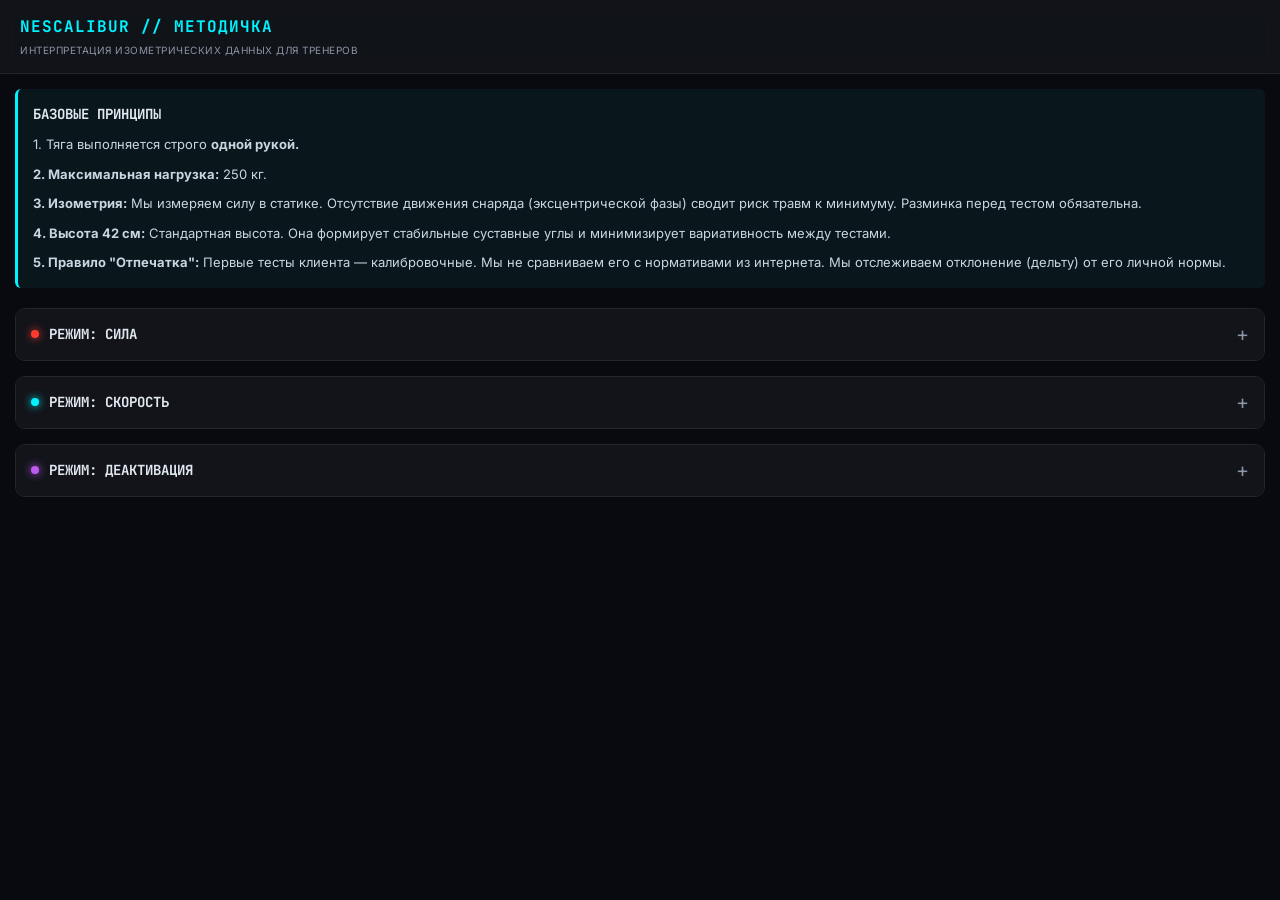
<file: 4coach.html>
<!DOCTYPE html> <html lang="ru"> <head> <meta charset="UTF-8"> <meta name="viewport" content="width=device-width, initial-scale=1.0, maximum-scale=1.0, user-scalable=no"> <title>NESCALIBUR | Руководство Тренера</title> <link href="https://fonts.googleapis.com/css2?family=Inter:wght@400;500;700&family=JetBrains+Mono:wght@400;700&display=swap" rel="stylesheet"> <style> :root { --bg: #090a0f; --surface: #12141a; --border: #222630; --text: #e2e8f0; --muted: #8b95a5; --accent: #00f3ff; --red: #ff3b30; --yellow: #ffd60a; --green: #32d74b; } * { box-sizing: border-box; -webkit-tap-highlight-color: transparent; } body { margin: 0; padding: 0; background-color: var(--bg); color: var(--text); font-family: 'Inter', sans-serif; line-height: 1.5; } /* ШАПКА */ .header { background: rgba(18, 20, 26, 0.9); backdrop-filter: blur(10px); border-bottom: 1px solid var(--border); padding: 15px 20px; position: sticky; top: 0; z-index: 100; } .header h1 { margin: 0; font-family: 'JetBrains Mono', monospace; font-size: 16px; color: var(--accent); letter-spacing: 1px; } .header p { margin: 4px 0 0 0; font-size: 10px; color: var(--muted); text-transform: uppercase; letter-spacing: 0.5px;} .container { padding: 15px; padding-bottom: 60px; } /* ВВОДНЫЙ БЛОК */ .intro-box { background: rgba(0, 243, 255, 0.05); border-left: 3px solid var(--accent); padding: 15px; border-radius: 6px; margin-bottom: 20px; } .intro-box h3 { margin: 0 0 10px 0; font-size: 14px; font-family: 'JetBrains Mono', monospace; } .intro-box p { margin: 0 0 10px 0; font-size: 13px; color: #cbd5e1; } .intro-box p:last-child { margin: 0; } /* СЕКЦИИ АККОРДЕОНА */ .module { background: var(--surface); border: 1px solid var(--border); border-radius: 10px; margin-bottom: 15px; overflow: hidden; } .module-header { padding: 15px; display: flex; justify-content: space-between; align-items: center; cursor: pointer; background: var(--surface); } .module-title { font-family: 'JetBrains Mono', monospace; font-size: 14px; font-weight: bold; margin: 0; display: flex; align-items: center; gap: 10px; } .dot { width: 8px; height: 8px; border-radius: 50%; display: inline-block; } .dot-power { background: var(--red); box-shadow: 0 0 8px var(--red); } .dot-speed { background: var(--accent); box-shadow: 0 0 8px var(--accent); } .dot-void { background: #bf5af2; box-shadow: 0 0 8px #bf5af2; } .icon-toggle { color: var(--muted); transition: transform 0.3s; font-size: 20px; line-height: 1; } .module.active .icon-toggle { transform: rotate(45deg); } .module-content { max-height: 0; overflow: hidden; transition: max-height 0.4s ease; background: #0c0d12; } .module.active .module-content { max-height: 2000px; border-top: 1px solid var(--border); } .content-inner { padding: 15px; } /* ТАБЛИЦЫ */ .metric-title { font-size: 11px; color: var(--muted); text-transform: uppercase; margin-bottom: 5px; font-weight: bold; letter-spacing: 0.5px;} .metric-desc { font-size: 13px; margin-bottom: 15px; color: #e2e8f0; } .status-card { border: 1px solid var(--border); border-radius: 8px; padding: 12px; margin-bottom: 10px; background: rgba(255,255,255,0.02); } .status-header { display: flex; align-items: center; margin-bottom: 8px; } .badge { padding: 4px 6px; border-radius: 4px; font-family: 'JetBrains Mono', monospace; font-size: 10px; font-weight: bold; margin-right: 10px; min-width: 55px; text-align: center;} .bg-green { background: rgba(50,215,75,0.15); color: var(--green); border: 1px solid rgba(50,215,75,0.3); } .bg-yellow { background: rgba(255,214,10,0.15); color: var(--yellow); border: 1px solid rgba(255,214,10,0.3); } .bg-red { background: rgba(255,59,48,0.15); color: var(--red); border: 1px solid rgba(255,59,48,0.3); } .status-title { font-size: 13px; font-weight: bold; margin: 0; } .status-action { font-size: 12px; color: var(--muted); margin: 5px 0 10px 0; } .dialog-box { background: #000; border-left: 2px solid #444; padding: 10px 12px; border-radius: 0 6px 6px 0; } .dialog-box span { font-size: 9px; color: #666; text-transform: uppercase; display: block; margin-bottom: 4px; } .dialog-box p { margin: 0; font-size: 12px; font-style: italic; color: #bbb; line-height: 1.4; } </style> </head> <body> <div class="header"> <h1>NESCALIBUR // МЕТОДИЧКА</h1> <p>Интерпретация изометрических данных для тренеров</p> </div> <div class="container"> <!-- ВВОДНЫЙ БЛОК --> <div class="intro-box"> <h3>БАЗОВЫЕ ПРИНЦИПЫ</h3> <p>1. Тяга выполняется строго <strong>одной рукой.</strong></p> <p><strong>2. Максимальная нагрузка:</strong> 250 кг.</p> <p><strong>3. Изометрия:</strong> Мы измеряем силу в статике. Отсутствие движения снаряда (эксцентрической фазы) сводит риск травм к минимуму. Разминка перед тестом обязательна.</p> <p><strong>4. Высота 42 см:</strong> Стандартная высота. Она формирует стабильные суставные углы и минимизирует вариативность между тестами.</p> <p><strong>5. Правило "Отпечатка":</strong> Первые тесты клиента — калибровочные. Мы не сравниваем его с нормативами из интернета. Мы отслеживаем отклонение (дельту) от его личной нормы.</p> </div> <!-- РЕЖИМ 1: СИЛА --> <div class="module"> <div class="module-header" onclick="this.parentElement.classList.toggle('active')"> <h2 class="module-title"><span class="dot dot-power"></span>РЕЖИМ: СИЛА</h2> <span class="icon-toggle">+</span> </div> <div class="module-content"> <div class="content-inner"> <div class="metric-title">Относительная сила (Пик / Масса тела)</div> <p class="metric-desc">Показывает структурную прочность мышечного корсета. Норма для атлета при тяге одной рукой: 1.0–1.4 своего веса.</p> <div class="metric-title">Стартовый градиент силы (Взрывная активация)</div> <p class="metric-desc">Доля максимума, набранная за первые 200 миллисекунд. Показывает, насколько быстро нервная система включает мышцы.</p> <div class="status-card"> <div class="status-header"> <span class="badge bg-green">АТЛЕТ</span> <p class="status-title">Высокий пик + Высокий градиент</p> </div> <p class="status-action">Идеальный баланс. ЦНС и мышцы работают синхронно.</p> <div class="dialog-box"> <span>Скрипт для клиента:</span> <p>«Отличный баланс. Твоя нервная система мгновенно включает все резервы. Сегодня идем ставить рекорды в тяжелой базе».</p> </div> </div> <div class="status-card"> <div class="status-header"> <span class="badge bg-yellow">ТЯГАЧ</span> <p class="status-title">Высокий пик + Низкий градиент</p> </div> <p class="status-action">Структурная сила есть, но ЦНС "засыпает". Интегрировать стартовую динамику (прыжки, легкие веса на скорость).</p> <div class="dialog-box"> <span>Скрипт для клиента:</span> <p>«Силы много, но ты 'перемалываешь' вес. Мышцы включаются медленно. Чтобы пробить плато, сегодня добавляем взрывную плиометрику».</p> </div> </div> <div class="status-card"> <div class="status-header"> <span class="badge bg-red">ДЕФИЦИТ</span> <p class="status-title">Низкий пик (Относительная сила < 0.8)</p> </div> <p class="status-action">Мышечный корсет слаб. Высокий риск бытовых травм. Фокус на гипертрофию и изоляцию.</p> <div class="dialog-box"> <span>Скрипт для клиента:</span> <p>«Цифры показывают слабость стабилизаторов. Твоим суставам не хватает поддержки мышц. Осевые нагрузки пока опасны, закачиваем спину и хват».</p> </div> </div> </div> </div> </div> <!-- РЕЖИМ 2: СКОРОСТЬ --> <div class="module"> <div class="module-header" onclick="this.parentElement.classList.toggle('active')"> <h2 class="module-title"><span class="dot dot-speed"></span>РЕЖИМ: СКОРОСТЬ</h2> <span class="icon-toggle">+</span> </div> <div class="module-content"> <div class="content-inner"> <div class="metric-title">Время реакции мозга</div> <p class="metric-desc">Сумма когнитивного осознания сигнала и задержки проведения импульса к мышцам. Биологический предел: 100 мс.</p> <div class="metric-title">Баллистический пик (Сила рывка)</div> <p class="metric-desc">Способность выдать мощный импульс сразу после реакции.</p> <div class="status-card"> <div class="status-header"> <span class="badge bg-green">140-200 мс</span> <p class="status-title">Пиковая резкость</p> </div> <p class="status-action">Нервная система свежая. Показана сложная координационная работа.</p> </div> <div class="status-card"> <div class="status-header"> <span class="badge bg-yellow">Менее 100 мс</span> <p class="status-title">Антиципация (Предугадывание)</p> </div> <p class="status-action">Клиент начал движение до осознания цвета. Результат физиологически невозможен. Тест не засчитан.</p> </div> <div class="status-card"> <div class="status-header"> <span class="badge bg-red">Более 240 мс</span> <p class="status-title">Угнетение моторной коры</p> </div> <p class="status-action">Замедленная реакция на фоне стресса или недосыпа. Убрать сложные свободные веса во избежание травм.</p> <div class="dialog-box"> <span>Скрипт для клиента:</span> <p>«ЦНС истощена, скорость сигнала упала. Если дам тебе сейчас сложную штангу — потеряешь контроль. Идем на тренажеры с жесткой траекторией».</p> </div> </div> </div> </div> </div> <!-- РЕЖИМ 3: ДЕАКТИВАЦИЯ --> <div class="module"> <div class="module-header" onclick="this.parentElement.classList.toggle('active')"> <h2 class="module-title"><span class="dot dot-void"></span>РЕЖИМ: ДЕАКТИВАЦИЯ</h2> <span class="icon-toggle">+</span> </div> <div class="module-content"> <div class="content-inner"> <div class="alert-box" style="margin-bottom: 15px; padding: 10px;"> <p style="font-size:11px;"><strong>ГЛАВНЫЙ МАРКЕР ПЕРЕТРЕНА.</strong> Показывает время физического расслабления мышцы (сброс 90% -> 10%). Спазм наступает раньше, чем падает сила.</p> </div> <div class="status-card"> <div class="status-header"> <span class="badge bg-green">< 120 мс</span> <p class="status-title">Эластичность / Свежесть</p> </div> <p class="status-action">Ионы кальция утилизируются мгновенно. Мышцы готовы к тяжелой работе.</p> </div> <div class="status-card"> <div class="status-header"> <span class="badge bg-yellow">120-160 мс</span> <p class="status-title">Базовый тонус</p> </div> <p class="status-action">Физиологическая норма. Работа по стандартному тренировочному плану.</p> </div> <div class="status-card"> <div class="status-header"> <span class="badge bg-red">> 160 мс</span> <p class="status-title">Маркер недовосстановления</p> </div> <p class="status-action">Дефицит ингибирования. Мышцы-антагонисты не выключаются. <strong>Высокий риск надрыва связок при рывках.</strong> Отмена базы. Фокус на растяжку.</p> <div class="dialog-box"> <span>Скрипт для клиента:</span> <p>«Стоп. Прибор фиксирует остаточный спазм. Твои мышцы не умеют расслабляться после вчерашнего стресса. Если возьмем штангу — порвешься. Сегодня делаем МФР (раскатку) и восстановительное кардио».</p> </div> </div> </div> </div> </div> </div> <script> // Простой скрипт для аккордеона, если тренер кликает по заголовкам // Класс .active переключается прямо в HTML атрибуте onclick, скрипт нужен лишь для страховки. </script> </body> </html>
</file>
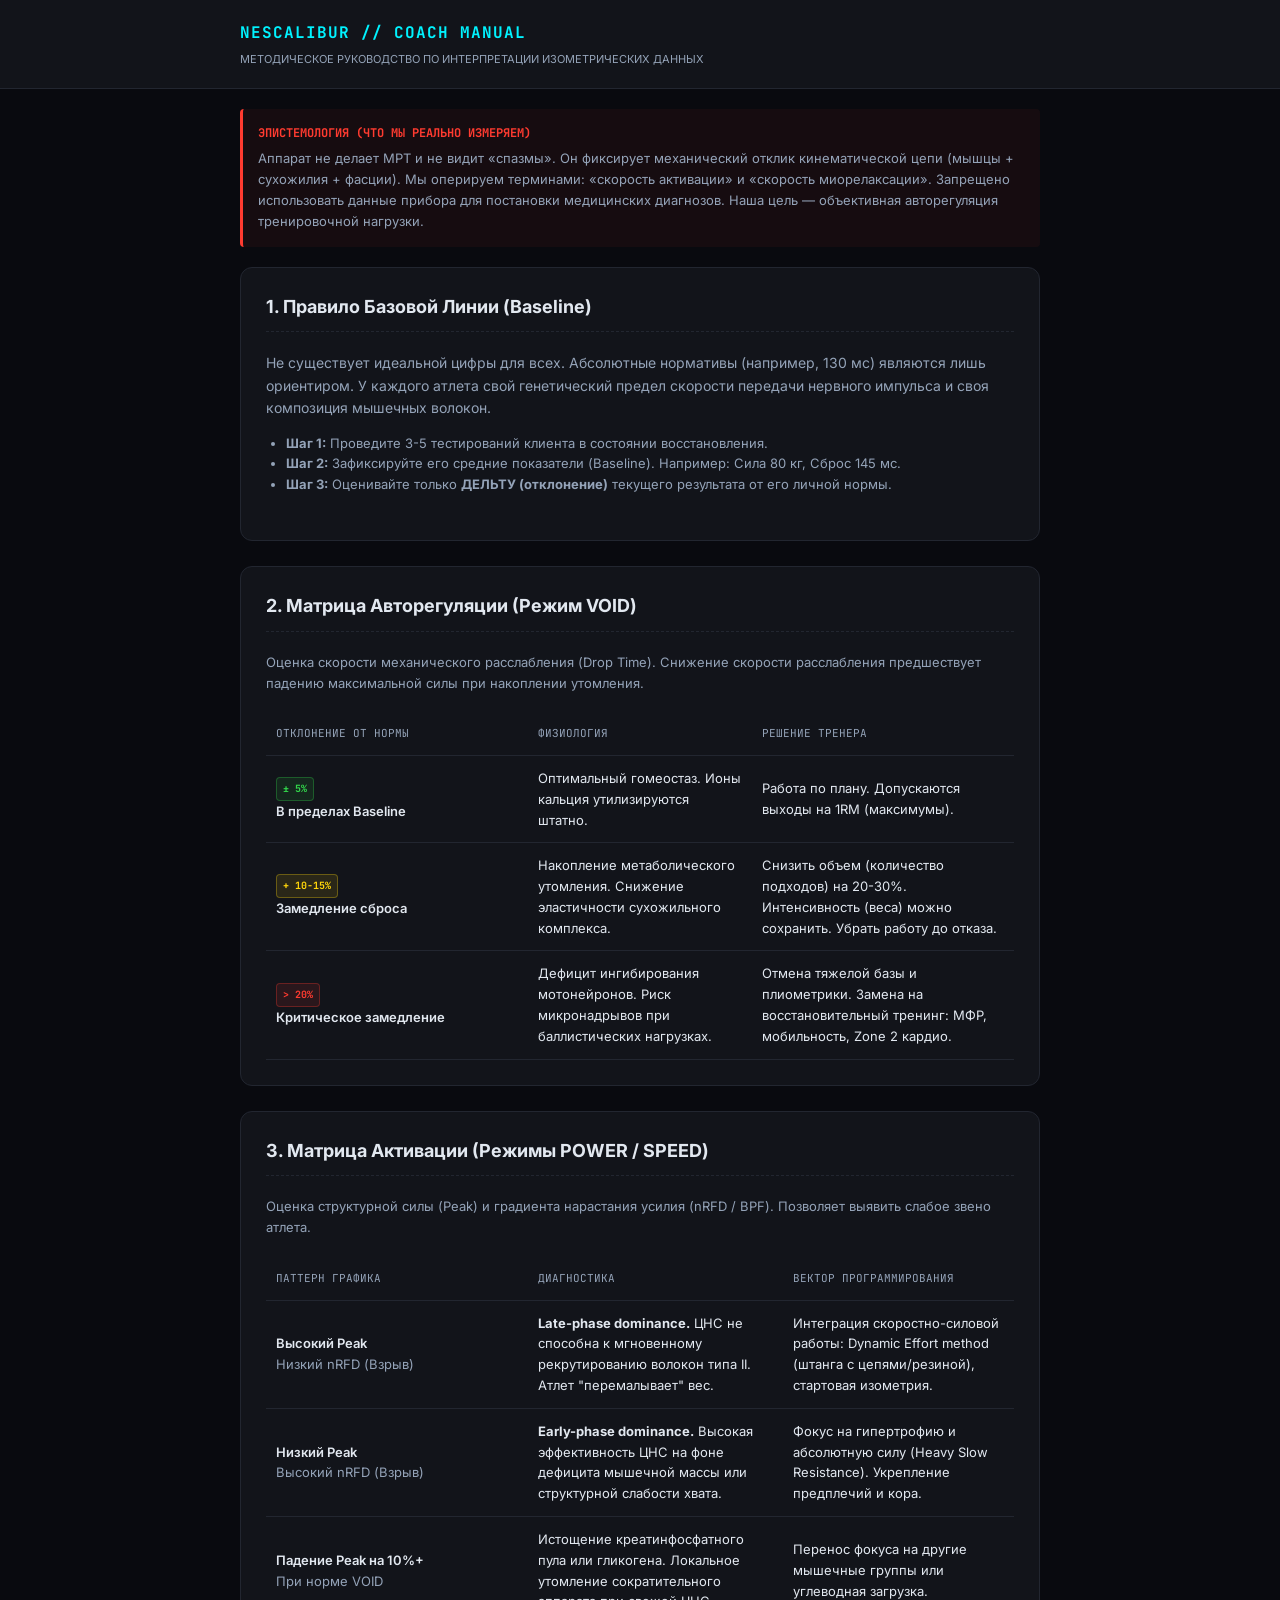
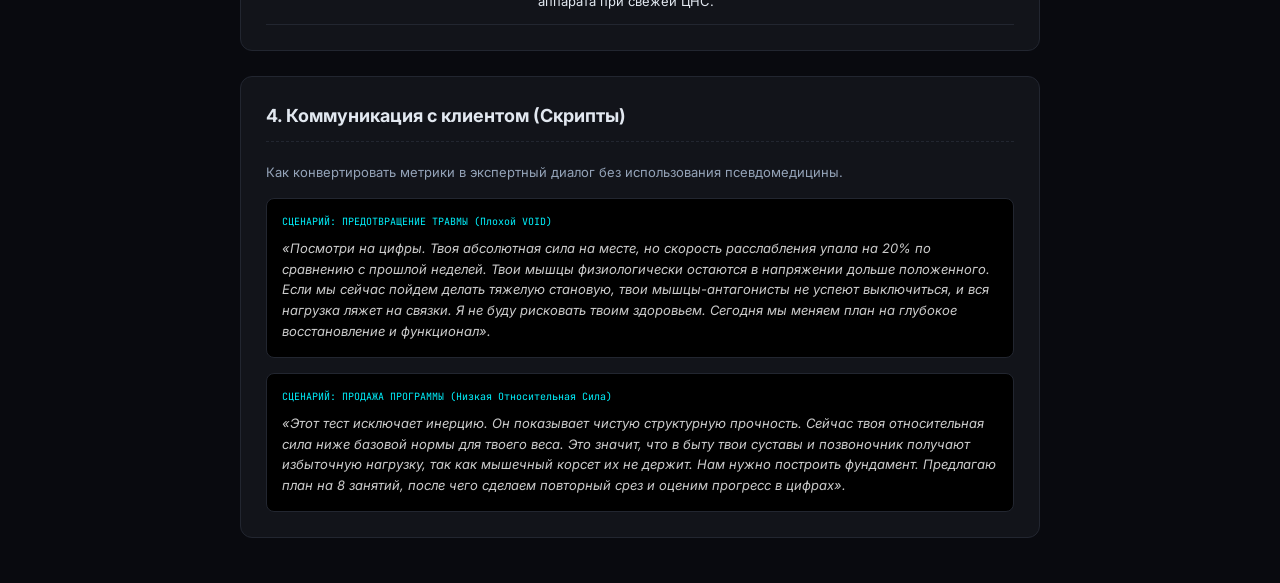
<file: coach.html>
<!DOCTYPE html>
<html lang="ru">
<head>
  <meta charset="UTF-8">
  <meta name="viewport" content="width=device-width, initial-scale=1.0">
  <title>NESCALIBUR | Coach Manual</title>
  <link href="https://fonts.googleapis.com/css2?family=Inter:wght@400;500;700&family=JetBrains+Mono:wght@400;700&display=swap" rel="stylesheet">
  <style>
    :root {
      --bg: #090a0f;
      --surface: #12141a;
      --border: #222630;
      --text-main: #e2e8f0;
      --text-muted: #94a3b8;
      --accent: #00f3ff;
      --danger: #ff3b30;
      --warning: #ffd60a;
      --success: #32d74b;
    }
    body {
      margin: 0; padding: 0; background-color: var(--bg); color: var(--text-main);
      font-family: 'Inter', sans-serif; line-height: 1.6;
    }
    .header {
      background: var(--surface); border-bottom: 1px solid var(--border); padding: 20px;
      position: sticky; top: 0; z-index: 100;
    }
    .header h1 {
      margin: 0; font-family: 'JetBrains Mono', monospace; font-size: 16px; color: var(--accent); letter-spacing: 1px;
    }
    .header p { margin: 5px 0 0 0; font-size: 11px; color: var(--text-muted); text-transform: uppercase; }
    
    .container { max-width: 800px; margin: 0 auto; padding: 20px; }
    
    .section { background: var(--surface); border: 1px solid var(--border); border-radius: 12px; padding: 25px; margin-bottom: 25px; }
    .section h2 { margin-top: 0; font-size: 18px; border-bottom: 1px dashed var(--border); padding-bottom: 10px; margin-bottom: 20px; }
    
    .alert-box { background: rgba(255, 59, 48, 0.05); border-left: 3px solid var(--danger); padding: 15px; border-radius: 4px; margin-bottom: 20px;}
    .alert-box strong { color: var(--danger); font-family: 'JetBrains Mono', monospace; font-size: 12px; display: block; margin-bottom: 5px; }
    .alert-box p { margin: 0; font-size: 13px; color: var(--text-muted); }

    .data-table { width: 100%; border-collapse: collapse; margin-top: 15px; font-size: 13px; }
    .data-table th, .data-table td { text-align: left; padding: 12px 10px; border-bottom: 1px solid var(--border); }
    .data-table th { font-family: 'JetBrains Mono', monospace; font-size: 11px; color: var(--text-muted); font-weight: normal; text-transform: uppercase; }
    .data-table td:first-child { font-weight: 600; color: var(--text-main); width: 35%; }
    
    .badge { display: inline-block; padding: 3px 6px; border-radius: 4px; font-family: 'JetBrains Mono', monospace; font-size: 10px; font-weight: bold; margin-right: 5px;}
    .b-red { background: rgba(255,59,48,0.1); color: var(--danger); border: 1px solid rgba(255,59,48,0.3); }
    .b-yellow { background: rgba(255,214,10,0.1); color: var(--warning); border: 1px solid rgba(255,214,10,0.3); }
    .b-green { background: rgba(50,215,75,0.1); color: var(--success); border: 1px solid rgba(50,215,75,0.3); }

    .concept { margin-bottom: 20px; }
    .concept h3 { font-size: 15px; margin: 0 0 8px 0; color: #fff; }
    .concept p { font-size: 14px; color: var(--text-muted); margin: 0; }

    .script-box { background: #000; border: 1px solid var(--border); border-radius: 8px; padding: 15px; margin-top: 15px; }
    .script-box span { display: block; font-family: 'JetBrains Mono', monospace; font-size: 10px; color: var(--accent); margin-bottom: 8px; }
    .script-box p { margin: 0; font-size: 13px; font-style: italic; color: #ccc; }
  </style>
</head>
<body>

  <div class="header">
    <div class="container" style="padding: 0;">
      <h1>NESCALIBUR // COACH MANUAL</h1>
      <p>Методическое руководство по интерпретации изометрических данных</p>
    </div>
  </div>

  <div class="container">

    <div class="alert-box">
      <strong>ЭПИСТЕМОЛОГИЯ (ЧТО МЫ РЕАЛЬНО ИЗМЕРЯЕМ)</strong>
      <p>Аппарат не делает МРТ и не видит «спазмы». Он фиксирует механический отклик кинематической цепи (мышцы + сухожилия + фасции). Мы оперируем терминами: «скорость активации» и «скорость миорелаксации». Запрещено использовать данные прибора для постановки медицинских диагнозов. Наша цель — объективная авторегуляция тренировочной нагрузки.</p>
    </div>

    <!-- СЕКЦИЯ 1 -->
    <div class="section">
      <h2>1. Правило Базовой Линии (Baseline)</h2>
      <div class="concept">
        <p>Не существует идеальной цифры для всех. Абсолютные нормативы (например, 130 мс) являются лишь ориентиром. У каждого атлета свой генетический предел скорости передачи нервного импульса и своя композиция мышечных волокон.</p>
        <ul style="color: var(--text-muted); font-size: 13px; padding-left: 20px;">
          <li><strong>Шаг 1:</strong> Проведите 3-5 тестирований клиента в состоянии восстановления.</li>
          <li><strong>Шаг 2:</strong> Зафиксируйте его средние показатели (Baseline). Например: Сила 80 кг, Сброс 145 мс.</li>
          <li><strong>Шаг 3:</strong> Оценивайте только <strong>ДЕЛЬТУ (отклонение)</strong> текущего результата от его личной нормы.</li>
        </ul>
      </div>
    </div>

    <!-- СЕКЦИЯ 2 -->
    <div class="section">
      <h2>2. Матрица Авторегуляции (Режим VOID)</h2>
      <p style="font-size: 13px; color: var(--text-muted); margin-bottom: 20px;">Оценка скорости механического расслабления (Drop Time). Снижение скорости расслабления предшествует падению максимальной силы при накоплении утомления.</p>
      
      <table class="data-table">
        <thead>
          <tr>
            <th>Отклонение от нормы</th>
            <th>Физиология</th>
            <th>Решение Тренера</th>
          </tr>
        </thead>
        <tbody>
          <tr>
            <td><span class="badge b-green">± 5%</span><br>В пределах Baseline</td>
            <td>Оптимальный гомеостаз. Ионы кальция утилизируются штатно.</td>
            <td>Работа по плану. Допускаются выходы на 1RM (максимумы).</td>
          </tr>
          <tr>
            <td><span class="badge b-yellow">+ 10-15%</span><br>Замедление сброса</td>
            <td>Накопление метаболического утомления. Снижение эластичности сухожильного комплекса.</td>
            <td>Снизить объем (количество подходов) на 20-30%. Интенсивность (веса) можно сохранить. Убрать работу до отказа.</td>
          </tr>
          <tr>
            <td><span class="badge b-red">> 20%</span><br>Критическое замедление</td>
            <td>Дефицит ингибирования мотонейронов. Риск микронадрывов при баллистических нагрузках.</td>
            <td>Отмена тяжелой базы и плиометрики. Замена на восстановительный тренинг: МФР, мобильность, Zone 2 кардио.</td>
          </tr>
        </tbody>
      </table>
    </div>

    <!-- СЕКЦИЯ 3 -->
    <div class="section">
      <h2>3. Матрица Активации (Режимы POWER / SPEED)</h2>
      <p style="font-size: 13px; color: var(--text-muted); margin-bottom: 20px;">Оценка структурной силы (Peak) и градиента нарастания усилия (nRFD / BPF). Позволяет выявить слабое звено атлета.</p>
      
      <table class="data-table">
        <thead>
          <tr>
            <th>Паттерн графика</th>
            <th>Диагностика</th>
            <th>Вектор программирования</th>
          </tr>
        </thead>
        <tbody>
          <tr>
            <td>Высокий Peak<br><span style="color:var(--text-muted); font-weight:normal;">Низкий nRFD (Взрыв)</span></td>
            <td><strong>Late-phase dominance.</strong> ЦНС не способна к мгновенному рекрутированию волокон типа II. Атлет "перемалывает" вес.</td>
            <td>Интеграция скоростно-силовой работы: Dynamic Effort method (штанга с цепями/резиной), стартовая изометрия.</td>
          </tr>
          <tr>
            <td>Низкий Peak<br><span style="color:var(--text-muted); font-weight:normal;">Высокий nRFD (Взрыв)</span></td>
            <td><strong>Early-phase dominance.</strong> Высокая эффективность ЦНС на фоне дефицита мышечной массы или структурной слабости хвата.</td>
            <td>Фокус на гипертрофию и абсолютную силу (Heavy Slow Resistance). Укрепление предплечий и кора.</td>
          </tr>
          <tr>
            <td>Падение Peak на 10%+<br><span style="color:var(--text-muted); font-weight:normal;">При норме VOID</span></td>
            <td>Истощение креатинфосфатного пула или гликогена. Локальное утомление сократительного аппарата при свежей ЦНС.</td>
            <td>Перенос фокуса на другие мышечные группы или углеводная загрузка.</td>
          </tr>
        </tbody>
      </table>
    </div>

    <!-- СЕКЦИЯ 4 -->
    <div class="section">
      <h2>4. Коммуникация с клиентом (Скрипты)</h2>
      <p style="font-size: 13px; color: var(--text-muted);">Как конвертировать метрики в экспертный диалог без использования псевдомедицины.</p>

      <div class="script-box">
        <span>СЦЕНАРИЙ: ПРЕДОТВРАЩЕНИЕ ТРАВМЫ (Плохой VOID)</span>
        <p>«Посмотри на цифры. Твоя абсолютная сила на месте, но скорость расслабления упала на 20% по сравнению с прошлой неделей. Твои мышцы физиологически остаются в напряжении дольше положенного. Если мы сейчас пойдем делать тяжелую становую, твои мышцы-антагонисты не успеют выключиться, и вся нагрузка ляжет на связки. Я не буду рисковать твоим здоровьем. Сегодня мы меняем план на глубокое восстановление и функционал».</p>
      </div>

      <div class="script-box">
        <span>СЦЕНАРИЙ: ПРОДАЖА ПРОГРАММЫ (Низкая Относительная Сила)</span>
        <p>«Этот тест исключает инерцию. Он показывает чистую структурную прочность. Сейчас твоя относительная сила ниже базовой нормы для твоего веса. Это значит, что в быту твои суставы и позвоночник получают избыточную нагрузку, так как мышечный корсет их не держит. Нам нужно построить фундамент. Предлагаю план на 8 занятий, после чего сделаем повторный срез и оценим прогресс в цифрах».</p>
      </div>
    </div>

  </div>

</body>
</html>
</file>
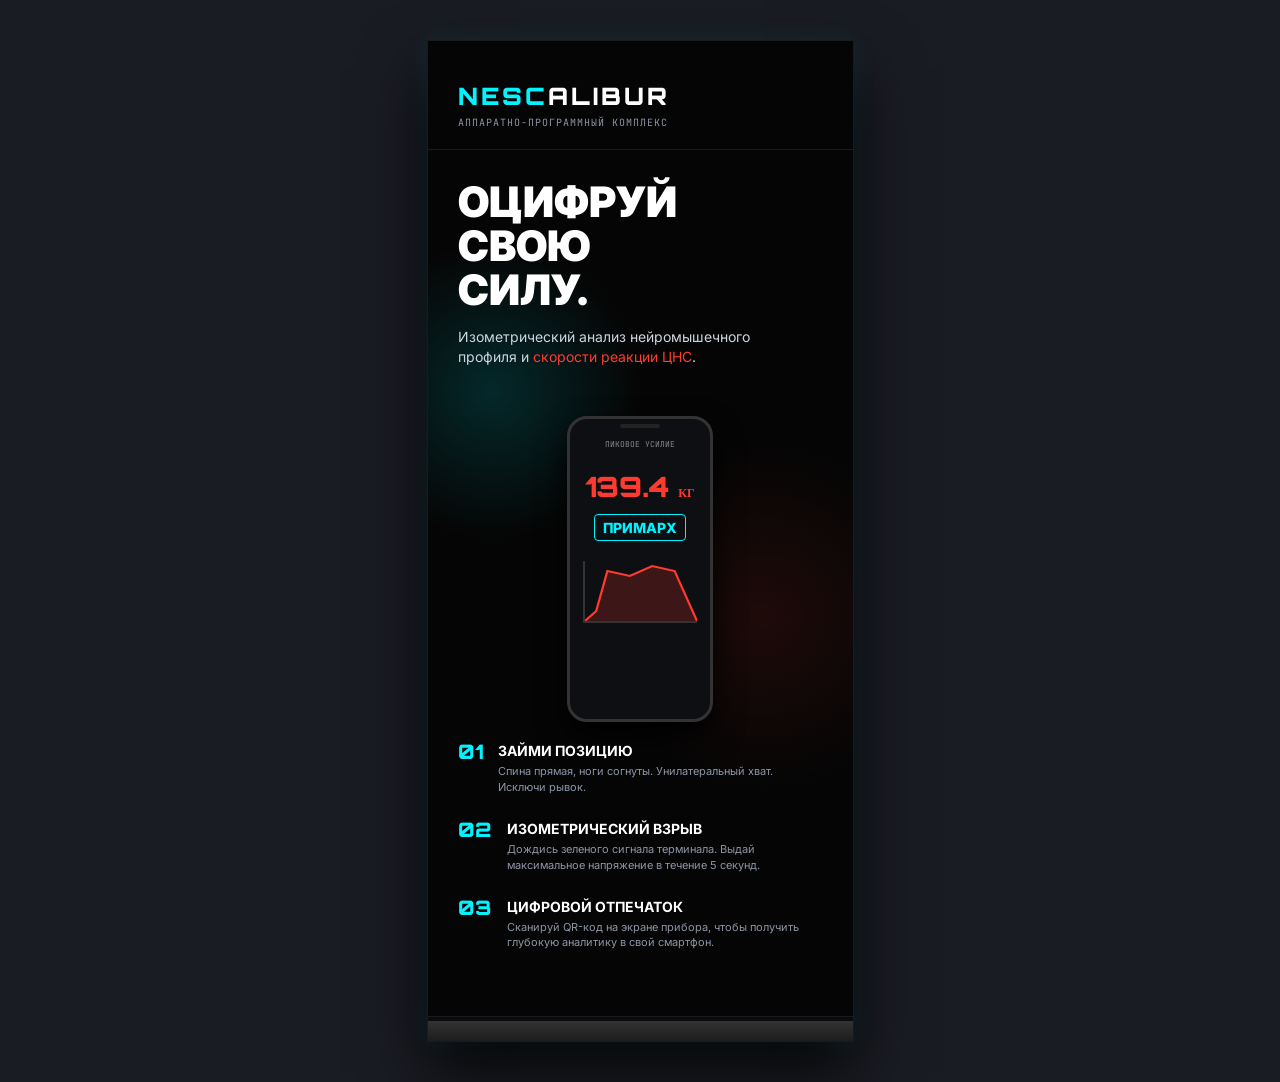
<file: rolllup.html>
<!DOCTYPE html>
<html lang="ru">
<head>
  <meta charset="UTF-8">
  <title>NESCALIBUR ROLL-UP BLUEPRINT</title>
  <link href="https://fonts.googleapis.com/css2?family=Inter:wght@400;700;900&family=Orbitron:wght@700;900&family=JetBrains+Mono:wght@400;700&display=swap" rel="stylesheet">
  <style>
    body {
      background: #1a1c23;
      display: flex;
      justify-content: center;
      padding: 40px;
      margin: 0;
    }
    
    /* Пропорции реального ролл-апа 85х200 см */
    .rollup-container {
      width: 425px; 
      height: 1000px;
      background: #050505;
      position: relative;
      box-shadow: 0 30px 60px rgba(0,0,0,0.8), 0 0 20px rgba(0, 243, 255, 0.1);
      border: 1px solid #1a1a1a;
      display: flex;
      flex-direction: column;
      overflow: hidden;
      color: #fff;
    }

    /* Рамка-каркас ролл-апа (для визуализации) */
    .rollup-base {
      position: absolute;
      bottom: -10px;
      left: -5%;
      width: 110%;
      height: 30px;
      background: linear-gradient(to bottom, #333, #111);
      border-radius: 5px 5px 0 0;
      z-index: 10;
    }

    /* ФОНОВЫЕ ЭФФЕКТЫ */
    .glow-cyan {
      position: absolute;
      top: 20%;
      left: -20%;
      width: 300px;
      height: 300px;
      background: radial-gradient(circle, rgba(0,243,255,0.15) 0%, rgba(0,0,0,0) 70%);
      border-radius: 50%;
      pointer-events: none;
    }
    .glow-red {
      position: absolute;
      bottom: 25%;
      right: -20%;
      width: 350px;
      height: 350px;
      background: radial-gradient(circle, rgba(255,59,48,0.1) 0%, rgba(0,0,0,0) 70%);
      border-radius: 50%;
      pointer-events: none;
    }

    /* HEADER */
    .header {
      padding: 40px 30px 20px 30px;
      border-bottom: 1px solid #1a1a1a;
    }
    .brand {
      font-family: 'Orbitron', sans-serif;
      font-weight: 900;
      font-size: 24px;
      color: #00f3ff;
      letter-spacing: 3px;
      margin: 0;
    }
    .brand span { color: #fff; }
    .sub-brand {
      font-family: 'JetBrains Mono', monospace;
      font-size: 10px;
      color: #8b95a5;
      letter-spacing: 1px;
      margin-top: 5px;
    }

    /* HERO SECTION */
    .hero {
      padding: 30px;
      z-index: 2;
    }
    .hero h1 {
      font-family: 'Inter', sans-serif;
      font-weight: 900;
      font-size: 42px;
      line-height: 1.05;
      text-transform: uppercase;
      margin: 0 0 15px 0;
    }
    .hero p {
      font-family: 'Inter', sans-serif;
      font-size: 14px;
      color: #cbd5e1;
      margin: 0;
      line-height: 1.4;
      max-width: 90%;
    }
    .highlight { color: #ff3b30; }

    /* VISUAL MOCKUP AREA (Заглушка для фото прибора/экрана) */
    .visual-area {
      flex: 1;
      position: relative;
      display: flex;
      justify-content: center;
      align-items: center;
      margin: 20px 0;
      z-index: 2;
    }
    .phone-mockup {
      width: 140px;
      height: 280px;
      border: 3px solid #333;
      border-radius: 20px;
      background: #0d0f12;
      box-shadow: 0 15px 30px rgba(0,0,0,0.9);
      position: relative;
      display: flex;
      flex-direction: column;
      align-items: center;
      padding-top: 20px;
    }
    .phone-mockup::before {
      content: '';
      position: absolute;
      top: 5px; left: 50%; transform: translateX(-50%);
      width: 40px; height: 4px; background: #222; border-radius: 2px;
    }
    .phone-score { font-family: 'Orbitron'; font-size: 28px; color: #ff3b30; font-weight: 900; margin-top: 20px;}
    .phone-lbl { font-family: 'JetBrains Mono'; font-size: 8px; color: #888; }
    .phone-rank { font-family: 'Inter'; font-weight: 800; font-size: 14px; color: #00f3ff; margin-top: 10px; border: 1px solid #00f3ff; padding: 4px 8px; border-radius: 4px;}

    /* INSTRUCTIONS */
    .instructions {
      padding: 0 30px 40px 30px;
      z-index: 2;
    }
    .step {
      display: flex;
      align-items: flex-start;
      margin-bottom: 25px;
    }
    .step-num {
      font-family: 'Orbitron', sans-serif;
      font-size: 20px;
      font-weight: 900;
      color: #00f3ff;
      margin-right: 15px;
      line-height: 1;
    }
    .step-text h3 {
      font-family: 'Inter', sans-serif;
      font-size: 14px;
      font-weight: 700;
      margin: 0 0 5px 0;
      text-transform: uppercase;
    }
    .step-text p {
      font-family: 'Inter', sans-serif;
      font-size: 11px;
      color: #8b95a5;
      margin: 0;
      line-height: 1.4;
    }

    /* FOOTER / SPECS */
    .footer {
      background: #0a0b0e;
      border-top: 1px solid #1a1a1a;
      padding: 25px 30px 40px 30px;
      display: flex;
      justify-content: space-between;
      align-items: center;
      z-index: 2;
    }
    .qr-box {
      width: 70px;
      height: 70px;
      background: #fff;
      display: flex;
      justify-content: center;
      align-items: center;
      border-radius: 4px;
    }
    .qr-box::after {
      content: 'QR';
      font-family: 'Inter', sans-serif;
      font-weight: 900;
      color: #000;
    }
    .specs {
      font-family: 'JetBrains Mono', monospace;
      font-size: 8px;
      color: #555;
      text-align: right;
      line-height: 1.6;
    }
    .specs strong { color: #888; }
  </style>
</head>
<body>

  <div class="rollup-container">
    <div class="glow-cyan"></div>
    <div class="glow-red"></div>

    <div class="header">
      <h2 class="brand">NESC<span>ALIBUR</span></h2>
      <div class="sub-brand">АППАРАТНО-ПРОГРАММНЫЙ КОМПЛЕКС</div>
    </div>

    <div class="hero">
      <h1>ОЦИФРУЙ<br>СВОЮ<br>СИЛУ.</h1>
      <p>Изометрический анализ нейромышечного профиля и <span class="highlight">скорости реакции ЦНС</span>.</p>
    </div>

    <div class="visual-area">
      <!-- Мокап смартфона для демонстрации цифрового результата -->
      <div class="phone-mockup">
        <div class="phone-lbl">ПИКОВОЕ УСИЛИЕ</div>
        <div class="phone-score">139.4 <span style="font-size:12px">КГ</span></div>
        <div class="phone-rank">ПРИМАРХ</div>
        <div style="width: 80%; height: 60px; border-bottom: 2px solid #333; border-left: 2px solid #333; margin-top: 20px; position:relative;">
           <!-- Фейковый график -->
           <svg width="100%" height="100%" viewBox="0 0 100 60" preserveAspectRatio="none" style="position:absolute; bottom:0;">
             <path d="M0,60 L10,50 L20,10 L40,15 L60,5 L80,10 L100,60" fill="rgba(255,59,48,0.2)" stroke="#ff3b30" stroke-width="2"/>
           </svg>
        </div>
      </div>
    </div>

    <div class="instructions">
      <div class="step">
        <div class="step-num">01</div>
        <div class="step-text">
          <h3>Займи позицию</h3>
          <p>Спина прямая, ноги согнуты. Унилатеральный хват. Исключи рывок.</p>
        </div>
      </div>
      <div class="step">
        <div class="step-num">02</div>
        <div class="step-text">
          <h3>Изометрический взрыв</h3>
          <p>Дождись зеленого сигнала терминала. Выдай максимальное напряжение в течение 5 секунд.</p>
        </div>
      </div>
      <div class="step">
        <div class="step-num">03</div>
        <div class="step-text">
          <h3>Цифровой отпечаток</h3>
          <p>Сканируй QR-код на экране прибора, чтобы получить глубокую аналитику в свой смартфон.</p>
        </div>
      </div>
    </div>

    <div class="footer">
      <div class="qr-box"></div>
      <div class="specs">
        <strong>LIMIT:</strong> 300 KG<br>
        <strong>SAMPLE RATE:</strong> 80 HZ<br>
        <strong>LATENCY:</strong> &lt; 12.5 MS<br>
        <strong>PROTOCOL:</strong> ISOMETRIC
      </div>
    </div>

    <div class="rollup-base"></div>
  </div>

</body>
</html>
</file>
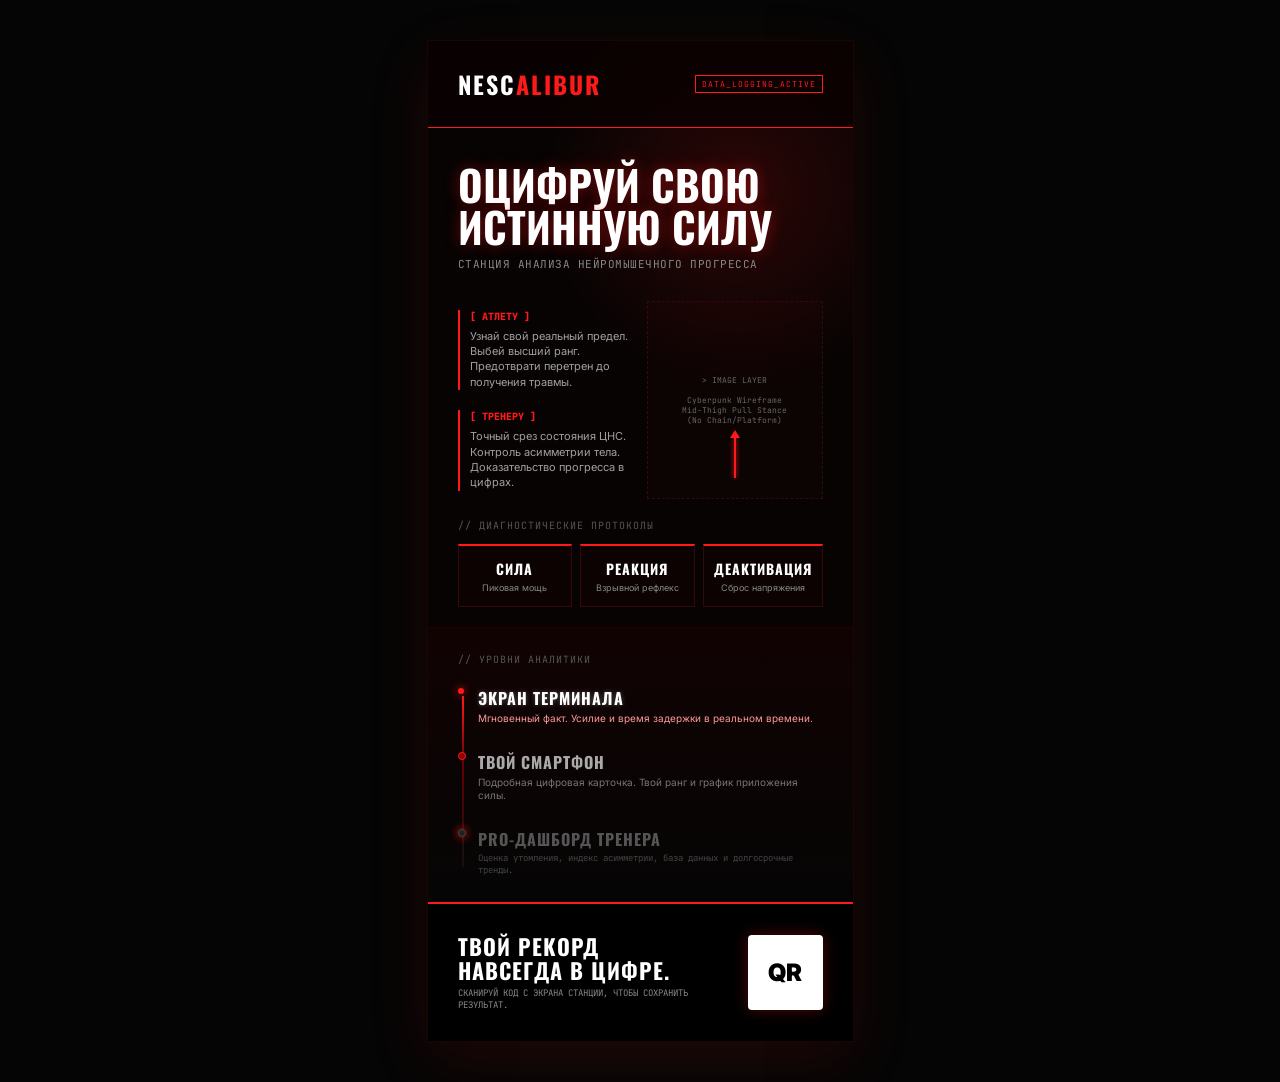
<file: rollup_v1.html>
<!DOCTYPE html>
<html lang="ru">
<head>
  <meta charset="UTF-8">
  <title>NESCALIBUR | ARTERIAL ARMOR V1.2</title>
  <link href="https://fonts.googleapis.com/css2?family=Inter:wght@400;700;900&family=Oswald:wght@500;700&family=JetBrains+Mono:wght@400;700;800&display=swap" rel="stylesheet">
  <style>
    body { background: #050505; display: flex; justify-content: center; padding: 40px; margin: 0; }
    /* Пропорции 85x200 см */
    .rollup { width: 425px; height: 1000px; background: #070303; position: relative; overflow: hidden; color: #fff; box-shadow: 0 20px 60px rgba(255, 30, 30, 0.1); border: 1px solid #1a0505; font-family: 'Inter', sans-serif; display: flex; flex-direction: column; }
    
    /* Эффект свечения */
    .glow-red { position: absolute; top: -5%; right: -20%; width: 400px; height: 400px; background: radial-gradient(circle, rgba(255, 26, 26, 0.15) 0%, rgba(0,0,0,0) 70%); border-radius: 50%; z-index: 0; pointer-events: none; }
    
    /* ШАПКА */
    .header { position: relative; z-index: 2; padding: 25px 30px; display: flex; justify-content: space-between; align-items: center; border-bottom: 1px solid #ff1a1a; background: rgba(10,0,0,0.8); }
    .brand { font-family: 'Oswald', sans-serif; font-size: 24px; color: #fff; margin: 0; letter-spacing: 2px;}
    .brand span { color: #ff1a1a; }
    .sys-id { font-family: 'JetBrains Mono'; font-size: 8px; color: #ff1a1a; border: 1px solid #ff1a1a; padding: 3px 6px; letter-spacing: 1px;}

    /* ГЛАВНЫЙ ЗАГОЛОВОК */
    .hero { padding: 35px 30px 20px 30px; position: relative; z-index: 2; }
    .hero h1 { font-family: 'Oswald', sans-serif; font-weight: 700; font-size: 42px; line-height: 1; margin: 0 0 10px 0; color: #fff; text-transform: uppercase; text-shadow: 0 0 15px rgba(255, 26, 26, 0.4); }
    .hero p { font-family: 'JetBrains Mono'; font-size: 11px; color: #888; margin: 0; text-transform: uppercase; letter-spacing: 0.5px;}

    /* БЛОК: РОЛИ И ВИЗУАЛ */
    .split-zone { padding: 10px 30px; position: relative; z-index: 2; display: flex; gap: 15px; flex: 1;}
    .text-column { width: 50%; display: flex; flex-direction: column; gap: 20px; justify-content: center;}
    
    .target-box { position: relative; padding-left: 12px; }
    .target-box::before { content:''; position: absolute; left: 0; top: 0; height: 100%; width: 2px; background: #ff1a1a; }
    .target-box h3 { font-family: 'JetBrains Mono', monospace; font-size: 10px; color: #ff1a1a; margin: 0 0 6px 0; font-weight: 800;}
    .target-box p { font-size: 11px; color: #a0a0a0; margin: 0; line-height: 1.4; }

    /* Место под изометрию */
    .gfx-column { width: 50%; display: flex; flex-direction: column; align-items: center; justify-content: center; border: 1px dashed #330a0a; background: rgba(255,26,26,0.02); position: relative;}
    .gfx-placeholder-text { font-family: 'JetBrains Mono'; font-size: 8px; color: #666; text-align: center; padding: 10px; }

    /* БЛОК: РЕЖИМЫ (ИНФОГРАФИКА) */
    .modes-zone { padding: 0 30px; margin-top: 10px; position: relative; z-index: 2; }
    .hud-title { font-family: 'JetBrains Mono'; font-size: 10px; color: #555; margin-bottom: 12px; letter-spacing: 1px; }
    .modes-grid { display: grid; grid-template-columns: 1fr 1fr 1fr; gap: 8px; }
    .mode-card { background: #0c0202; border: 1px solid #330a0a; border-top: 2px solid #ff1a1a; padding: 12px 10px; text-align: center; }
    .mode-card h4 { font-family: 'Oswald', sans-serif; font-size: 14px; margin: 0 0 4px 0; color: #fff; letter-spacing: 1px;}
    .mode-card p { font-size: 9px; color: #888; margin: 0; line-height: 1.2;}

    /* БЛОК: АЙСБЕРГ (ПЕРЕРАБОТАННЫЙ) */
    .iceberg-zone { padding: 25px 30px; margin-top: 20px; background: linear-gradient(180deg, rgba(20,2,2,0.8) 0%, rgba(5,5,5,1) 100%); border-top: 1px solid #220000; position: relative; z-index: 2; }
    
    .iceberg-container { position: relative; padding-left: 20px; }
    /* Глубинная линия */
    .depth-line { position: absolute; left: 4px; top: 10px; bottom: 10px; width: 2px; background: linear-gradient(180deg, #ff1a1a 0%, #660000 40%, #111 100%); }

    .ice-node { position: relative; margin-bottom: 25px; }
    .ice-node:last-child { margin-bottom: 0; }
    /* Узлы (точки на линии) */
    .ice-node::before { content: ''; position: absolute; left: -20px; top: 2px; width: 6px; height: 6px; border-radius: 50%; background: #ff1a1a; box-shadow: 0 0 8px #ff1a1a; }
    .ice-node.mid::before { background: #880000; box-shadow: none; border: 1px solid #ff1a1a; }
    .ice-node.deep::before { background: #222; border: 1px solid #444; }

    /* Типографика уровней */
    .ice-title { font-family: 'Oswald', sans-serif; font-size: 16px; margin: 0 0 2px 0; text-transform: uppercase; letter-spacing: 1px; }
    .ice-desc { font-family: 'Inter'; font-size: 10px; margin: 0; line-height: 1.3; }
    
    .lvl-1 .ice-title { color: #fff; text-shadow: 0 0 5px rgba(255,255,255,0.3); }
    .lvl-1 .ice-desc { color: #ff9999; }
    
    .lvl-2 .ice-title { color: #aaa; }
    .lvl-2 .ice-desc { color: #777; }
    
    .lvl-3 .ice-title { color: #555; }
    .lvl-3 .ice-desc { color: #444; font-family: 'JetBrains Mono'; font-size: 9px;}

    /* ПОДВАЛ (АГРЕССИВНЫЙ) */
    .footer { background: #000; border-top: 2px solid #ff1a1a; padding: 30px; display: flex; align-items: center; justify-content: space-between; z-index: 10; margin-top: auto;}
    .footer-text { max-width: 65%; }
    .footer-text h2 { font-family: 'Oswald', sans-serif; font-size: 22px; color: #fff; margin: 0 0 5px 0; line-height: 1.1; letter-spacing: 1px;}
    .footer-text p { font-family: 'JetBrains Mono', monospace; font-size: 9px; color: #888; margin: 0; }
    
    .qr-box { width: 75px; height: 75px; background: #fff; display: flex; flex-direction: column; justify-content: center; align-items: center; border-radius: 4px; box-shadow: 0 0 15px rgba(255,26,26,0.3); }
    .qr-box span { font-family: 'Inter'; font-weight: 900; font-size: 24px; color: #000; }
  </style>
</head>
<body>
  <div class="rollup">
    <div class="glow-red"></div>
    
    <div class="header">
      <h2 class="brand">NESC<span>ALIBUR</span></h2>
      <div class="sys-id">DATA_LOGGING_ACTIVE</div>
    </div>

    <div class="hero">
      <h1>ОЦИФРУЙ СВОЮ<br>ИСТИННУЮ СИЛУ</h1>
      <p>Станция анализа нейромышечного прогресса</p>
    </div>

    <!-- ЗОНА БИОМЕХАНИКИ И ЦЕЛЕЙ -->
    <div class="split-zone">
      <div class="text-column">
        <div class="target-box">
          <h3>[ АТЛЕТУ ]</h3>
          <p>Узнай свой реальный предел. Выбей высший ранг. Предотврати перетрен до получения травмы.</p>
        </div>
        <div class="target-box">
          <h3>[ ТРЕНЕРУ ]</h3>
          <p>Точный срез состояния ЦНС. Контроль асимметрии тела. Доказательство прогресса в цифрах.</p>
        </div>
      </div>
      
      <div class="gfx-column">
        <!-- СЮДА ТЫ ВСТАВИШЬ СГЕНЕРИРОВАННУЮ ИЗОМЕТРИЮ БЕЗ ФОНА -->
        <!-- И ДОРИСУЕШЬ ЦЕПЬ С ПЛАТФОРМОЙ В ФИГМЕ -->
        <div class="gfx-placeholder-text">
           > IMAGE LAYER <br><br>
           Cyberpunk Wireframe<br>
           Mid-Thigh Pull Stance<br>
           (No Chain/Platform)
        </div>
        <!-- Вектор вектора силы (дорисуешь в фигме) -->
        <div style="position: absolute; bottom: 20px; width: 2px; height: 40px; background: #ff1a1a; box-shadow: 0 0 5px #ff1a1a;"></div>
        <div style="position: absolute; bottom: 60px; border-left: 5px solid transparent; border-right: 5px solid transparent; border-bottom: 8px solid #ff1a1a;"></div>
      </div>
    </div>

    <!-- РЕЖИМЫ (ИНФОГРАФИКА) -->
    <div class="modes-zone">
      <div class="hud-title">// ДИАГНОСТИЧЕСКИЕ ПРОТОКОЛЫ</div>
      <div class="modes-grid">
        <div class="mode-card">
          <h4>СИЛА</h4>
          <p>Пиковая мощь</p>
        </div>
        <div class="mode-card">
          <h4>РЕАКЦИЯ</h4>
          <p>Взрывной рефлекс</p>
        </div>
        <div class="mode-card">
          <h4>ДЕАКТИВАЦИЯ</h4>
          <p>Сброс напряжения</p>
        </div>
      </div>
    </div>

    <!-- ГЛУБИНА АНАЛИЗА (АЙСБЕРГ v2.0) -->
    <div class="iceberg-zone">
      <div class="hud-title" style="margin-bottom: 20px;">// УРОВНИ АНАЛИТИКИ</div>
      
      <div class="iceberg-container">
        <div class="depth-line"></div>
        
        <!-- SURFACE -->
        <div class="ice-node lvl-1">
          <h4 class="ice-title">ЭКРАН ТЕРМИНАЛА</h4>
          <p class="ice-desc">Мгновенный факт. Усилие и время задержки в реальном времени.</p>
        </div>

        <!-- MID-DEPTH -->
        <div class="ice-node mid lvl-2">
          <h4 class="ice-title">ТВОЙ СМАРТФОН</h4>
          <p class="ice-desc">Подробная цифровая карточка. Твой ранг и график приложения силы.</p>
        </div>

        <!-- ABYSS -->
        <div class="ice-node deep lvl-3">
          <h4 class="ice-title">PRO-ДАШБОРД ТРЕНЕРА</h4>
          <p class="ice-desc">Оценка утомления, индекс асимметрии, база данных и долгосрочные тренды.</p>
        </div>
      </div>
    </div>

    <!-- АГРЕССИВНЫЙ ПОДВАЛ -->
    <div class="footer">
      <div class="footer-text">
        <h2>ТВОЙ РЕКОРД<br>НАВСЕГДА В ЦИФРЕ.</h2>
        <p>СКАНИРУЙ КОД С ЭКРАНА СТАНЦИИ, ЧТОБЫ СОХРАНИТЬ РЕЗУЛЬТАТ.</p>
      </div>
      <!-- ЗАГЛУШКА ПОД РЕАЛЬНЫЙ QR-КОД -->
      <div class="qr-box">
        <span>QR</span>
      </div>
    </div>
  </div>
</body>
</html>
</file>
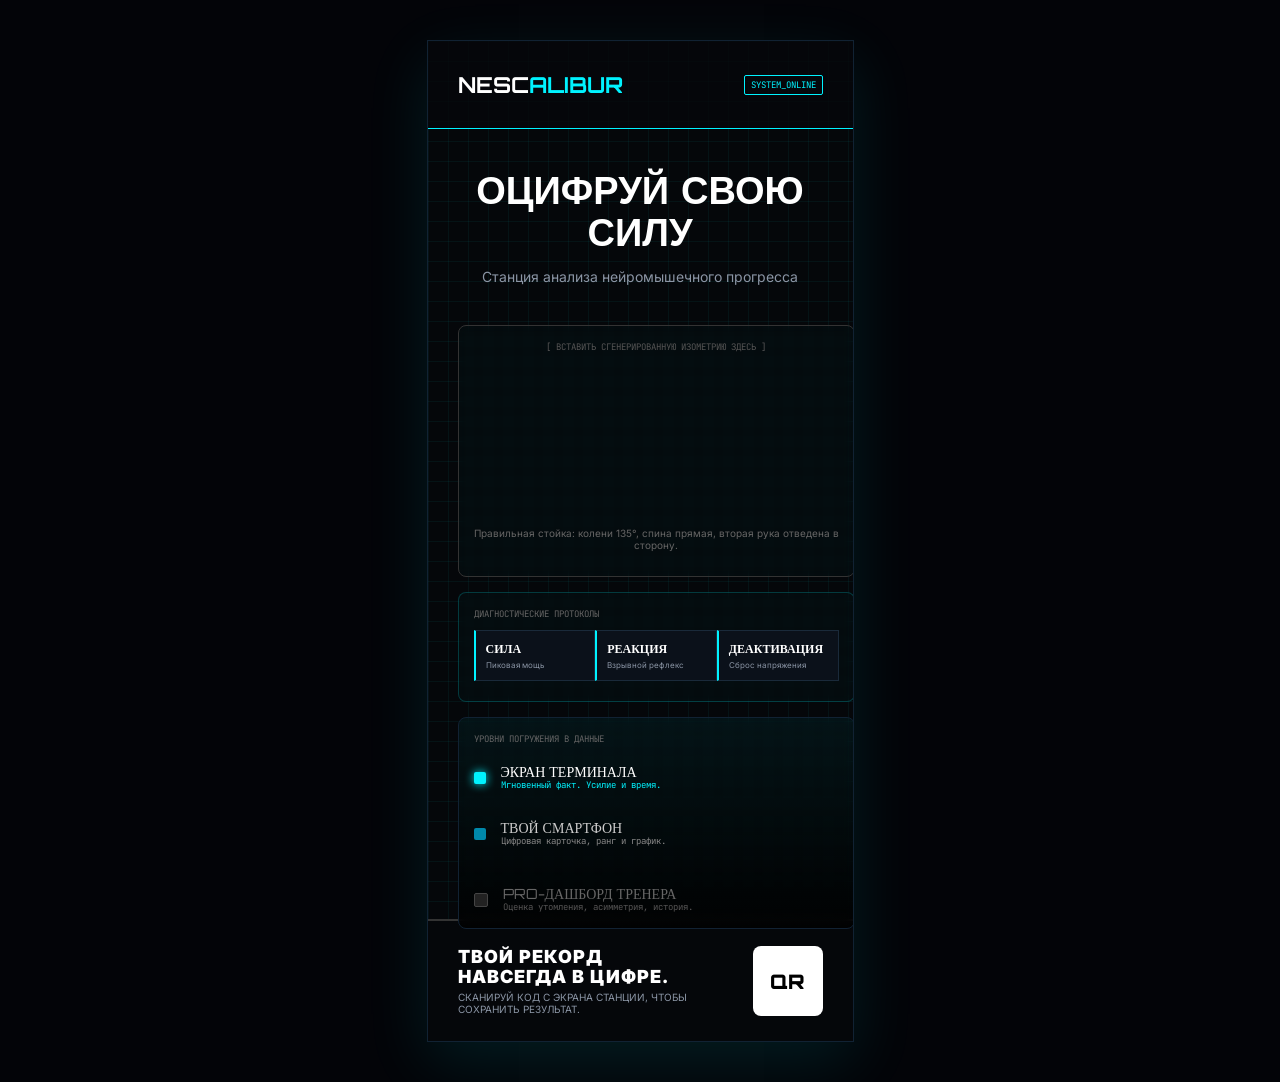
<file: rollup_v2.html>
<!DOCTYPE html>
<html lang="ru">
<head>
  <meta charset="UTF-8">
  <title>NESCALIBUR | VERSION 2: NEURAL GRID</title>
  <link href="https://fonts.googleapis.com/css2?family=Inter:wght@400;600;900&family=Orbitron:wght@500;900&family=JetBrains+Mono:wght@400;700&display=swap" rel="stylesheet">
  <style>
    body { background: #030408; display: flex; justify-content: center; padding: 40px; margin: 0; }
    /* Пропорции 85x200 см */
    .rollup { width: 425px; height: 1000px; background: #05070a; position: relative; overflow: hidden; color: #e2e8f0; box-shadow: 0 20px 60px rgba(0, 243, 255, 0.1); border: 1px solid #112233; font-family: 'Inter', sans-serif; }
    
    /* Техно-сетка на фоне */
    .grid-bg { position: absolute; width: 100%; height: 100%; background-image: linear-gradient(rgba(0, 243, 255, 0.05) 1px, transparent 1px), linear-gradient(90deg, rgba(0, 243, 255, 0.05) 1px, transparent 1px); background-size: 20px 20px; z-index: 0; }
    
    .header { position: relative; z-index: 2; padding: 30px; display: flex; justify-content: space-between; align-items: center; border-bottom: 1px solid #00f3ff; background: rgba(5,7,10,0.8); }
    .brand { font-family: 'Orbitron', sans-serif; font-size: 22px; color: #fff; margin: 0; }
    .brand span { color: #00f3ff; }
    .sys-id { font-family: 'JetBrains Mono'; font-size: 9px; color: #00f3ff; border: 1px solid #00f3ff; padding: 3px 6px; border-radius: 2px; }
    
    .hero { padding: 40px 30px; position: relative; z-index: 2; text-align: center; }
    .hero h1 { font-family: 'Orbitron', sans-serif; font-weight: 900; font-size: 38px; line-height: 1.1; margin: 0 0 15px 0; color: #fff; text-transform: uppercase; }
    .hero p { font-size: 14px; color: #8b95a5; margin: 0; }

    /* Bento Box Layout */
    .bento-zone { padding: 0 30px; position: relative; z-index: 2; display: flex; flex-direction: column; gap: 15px; }
    
    .bento-row { display: flex; gap: 15px; height: 260px; }
    .bento-card { background: rgba(0, 243, 255, 0.02); border: 1px solid rgba(0, 243, 255, 0.2); border-radius: 8px; padding: 15px; backdrop-filter: blur(5px); }
    
    .card-gfx { width: 50%; display: flex; justify-content: center; align-items: center; position: relative;}
    /* Свечение за витрувианцем */
    .card-gfx::before { content: ''; position: absolute; width: 100px; height: 100px; background: #00f3ff; filter: blur(40px); opacity: 0.2; }
    
    .card-text { width: 50%; display: flex; flex-direction: column; justify-content: center; gap: 15px; }
    .t-block h3 { font-family: 'JetBrains Mono'; font-size: 10px; color: #00f3ff; margin: 0 0 5px 0; text-transform: uppercase; }
    .t-block p { font-size: 11px; color: #a0aec0; margin: 0; line-height: 1.4; }

    /* SVG БИОМЕХАНИКА (Стиль HUD) */
    .svg-container { width: 90%; height: 90%; z-index: 2; }

    /* Modes & Flow */
    .bento-full { width: 100%; display: flex; flex-direction: column; justify-content: space-between; height: 180px; }
    .hud-title { font-family: 'JetBrains Mono'; font-size: 9px; color: #666; margin-bottom: 10px; text-transform: uppercase; }
    
    .mode-pills { display: flex; justify-content: space-between; }
    .pill { background: #0b111a; border: 1px solid #1a2a3a; border-left: 2px solid #00f3ff; padding: 10px; width: 30%; }
    .pill strong { font-family: 'Orbitron'; font-size: 12px; color: #fff; display: block; margin-bottom: 3px;}
    .pill span { font-size: 8px; color: #8b95a5; display: block; }

    .flow-line { display: flex; align-items: center; margin-top: 15px; }
    .f-dot { width: 8px; height: 8px; background: #00f3ff; border-radius: 50%; box-shadow: 0 0 8px #00f3ff; }
    .f-line { flex: 1; height: 1px; background: dashed 1px #00f3ff; opacity: 0.5; border-bottom: 1px dashed #00f3ff; }
    .f-text { font-family: 'JetBrains Mono'; font-size: 9px; color: #fff; margin-left: 10px; }

    .footer { position: absolute; bottom: 0; width: 100%; padding: 30px; background: #05070a; border-top: 1px solid #00f3ff; display: flex; align-items: center; justify-content: space-between; box-sizing: border-box; }
    .footer-text { max-width: 70%; }
    .footer-text h2 { font-family: 'Inter'; font-weight: 900; font-size: 16px; color: #fff; margin: 0 0 5px 0; letter-spacing: 1px; }
    .footer-text p { font-size: 10px; color: #00f3ff; font-family: 'JetBrains Mono'; margin: 0; }
    .qr-fake { width: 60px; height: 60px; background: #fff; display: flex; align-items: center; justify-content: center; font-family: 'JetBrains Mono'; font-size: 14px; color: #000; font-weight: bold; border-radius: 4px; }
  </style>
</head>
<body>
  <div class="rollup">
    <div class="grid-bg"></div>
    
    <div class="header">
      <h2 class="brand">NESC<span>ALIBUR</span></h2>
      <div class="sys-id">SYSTEM_ONLINE</div>
    </div>

    <div class="hero">
      <h1>ОЦИФРУЙ СВОЮ<br>СИЛУ</h1>
      <p>Станция анализа нейромышечного прогресса</p>
    </div>

    <div class="bento-zone">
      
      <!-- БЛОК 1: БИОМЕХАНИКА (Место под твою PNG картинку) -->
      <div class="bento-card bento-full" style="height: 220px; text-align: center; border-color: #333;">
        <div class="hud-title" style="color: #555;">[ ВСТАВИТЬ СГЕНЕРИРОВАННУЮ ИЗОМЕТРИЮ ЗДЕСЬ ]</div>
        <p style="font-size: 10px; color: #666;">Правильная стойка: колени 135°, спина прямая, вторая рука отведена в сторону.</p>
      </div>

      <!-- БЛОК 2: РЕЖИМЫ (РУССКИЙ ЯЗЫК) -->
      <div class="bento-card bento-full" style="height: auto; padding-bottom: 20px;">
        <div class="hud-title">ДИАГНОСТИЧЕСКИЕ ПРОТОКОЛЫ</div>
        <div class="mode-pills">
          <div class="pill"><strong>СИЛА</strong><span>Пиковая мощь</span></div>
          <div class="pill"><strong>РЕАКЦИЯ</strong><span>Взрывной рефлекс</span></div>
          <div class="pill"><strong>ДЕАКТИВАЦИЯ</strong><span>Сброс напряжения</span></div>
        </div>
      </div>

      <!-- БЛОК 3: "АЙСБЕРГ" (ГЛУБИНА ДАННЫХ) -->
      <div class="bento-card bento-full" style="height: auto; background: linear-gradient(180deg, rgba(0,243,255,0.05) 0%, rgba(0,0,0,0.8) 100%); border: 1px solid #112233;">
        <div class="hud-title">УРОВНИ ПОГРУЖЕНИЯ В ДАННЫЕ</div>
        
        <!-- Уровень 1: Поверхность -->
        <div style="display: flex; align-items: center; margin-top: 10px; position: relative;">
          <div style="width: 12px; height: 12px; background: #00f3ff; box-shadow: 0 0 10px #00f3ff; border-radius: 2px; z-index: 2;"></div>
          <div style="margin-left: 15px;">
            <div style="font-family: 'Orbitron'; font-size: 14px; color: #fff; line-height: 1;">ЭКРАН ТЕРМИНАЛА</div>
            <div style="font-size: 9px; color: #00f3ff; font-family: 'JetBrains Mono';">Мгновенный факт. Усилие и время.</div>
          </div>
        </div>

        <!-- Соединительная линия вниз -->
        <div style="width: 2px; height: 30px; background: dashed 2px #00f3ff; opacity: 0.5; margin-left: 5px;"></div>

        <!-- Уровень 2: Средняя глубина -->
        <div style="display: flex; align-items: center; position: relative;">
          <div style="width: 12px; height: 12px; background: #0088aa; border-radius: 2px; z-index: 2;"></div>
          <div style="margin-left: 15px;">
            <div style="font-family: 'Orbitron'; font-size: 14px; color: #ccc; line-height: 1;">ТВОЙ СМАРТФОН</div>
            <div style="font-size: 9px; color: #888; font-family: 'JetBrains Mono';">Цифровая карточка, ранг и график.</div>
          </div>
        </div>

        <!-- Соединительная линия в бездну -->
        <div style="width: 2px; height: 40px; background: dashed 2px #444; margin-left: 5px;"></div>

        <!-- Уровень 3: Дно айсберга (Для тренера) -->
        <div style="display: flex; align-items: center; position: relative;">
          <div style="width: 12px; height: 12px; background: #222; border: 1px solid #444; border-radius: 2px; z-index: 2;"></div>
          <div style="margin-left: 15px;">
            <div style="font-family: 'Orbitron'; font-size: 14px; color: #666; line-height: 1;">PRO-ДАШБОРД ТРЕНЕРА</div>
            <div style="font-size: 9px; color: #555; font-family: 'JetBrains Mono';">Оценка утомления, асимметрия, история.</div>
          </div>
        </div>
      </div>

    </div>

    <!-- ПОДВАЛ: УТИЛИТАРНЫЙ ЗАХВАТ -->
    <div class="footer" style="padding: 25px 30px; border-top: 2px solid #333;">
      <div class="footer-text" style="max-width: 65%;">
        <h2 style="font-family: 'Inter'; font-weight: 900; font-size: 18px; color: #fff; margin: 0 0 5px 0; line-height: 1.1; text-transform: uppercase;">ТВОЙ РЕКОРД НАВСЕГДА В ЦИФРЕ.</h2>
        <p style="font-size: 10px; color: #8b95a5; font-family: 'Inter'; margin: 0;">СКАНИРУЙ КОД С ЭКРАНА СТАНЦИИ, ЧТОБЫ СОХРАНИТЬ РЕЗУЛЬТАТ.</p>
      </div>
      <!-- QR-код ведет на визитку Nescalibur -->
      <div style="width: 70px; height: 70px; background: #fff; border-radius: 8px; display: flex; flex-direction: column; justify-content: center; align-items: center;">
        <div style="font-family: 'Orbitron'; font-size: 20px; color: #000; font-weight: 900;">QR</div>
      </div>
    </div>
</body>
</html>
</file>
